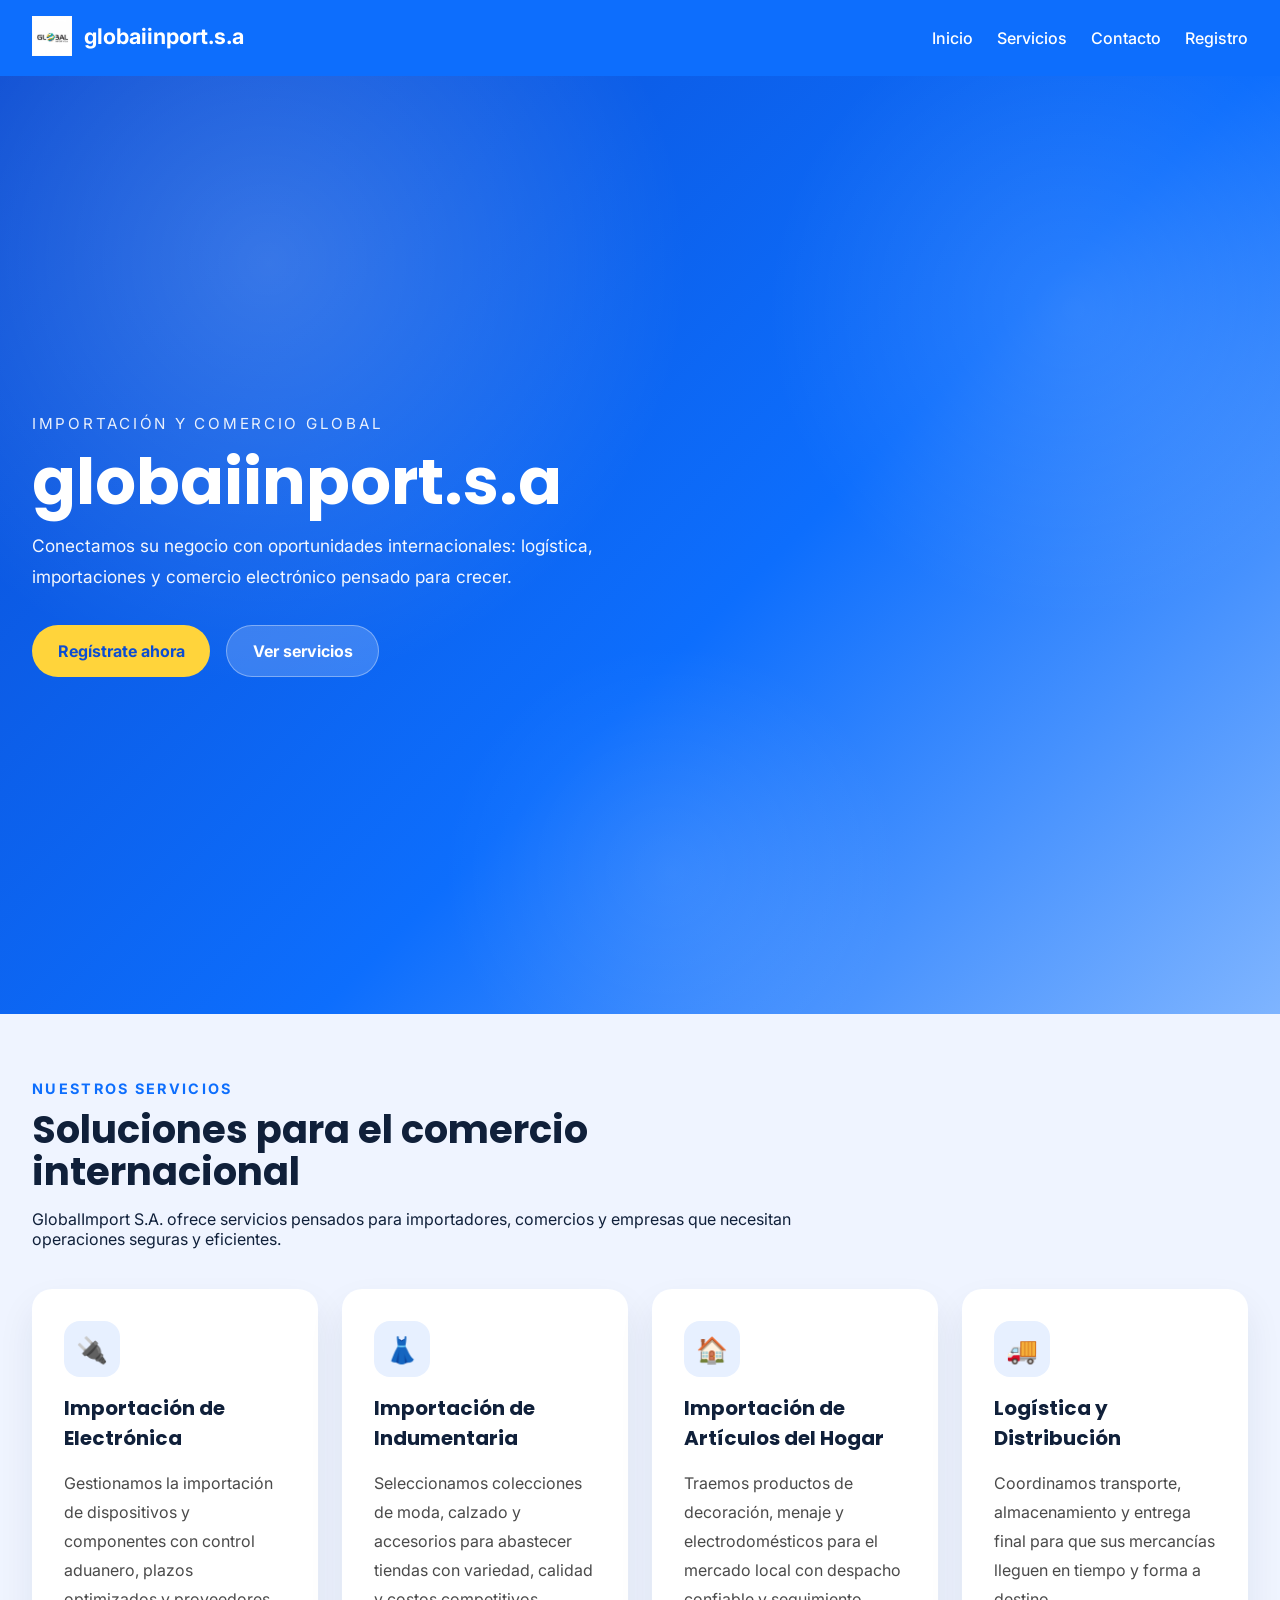
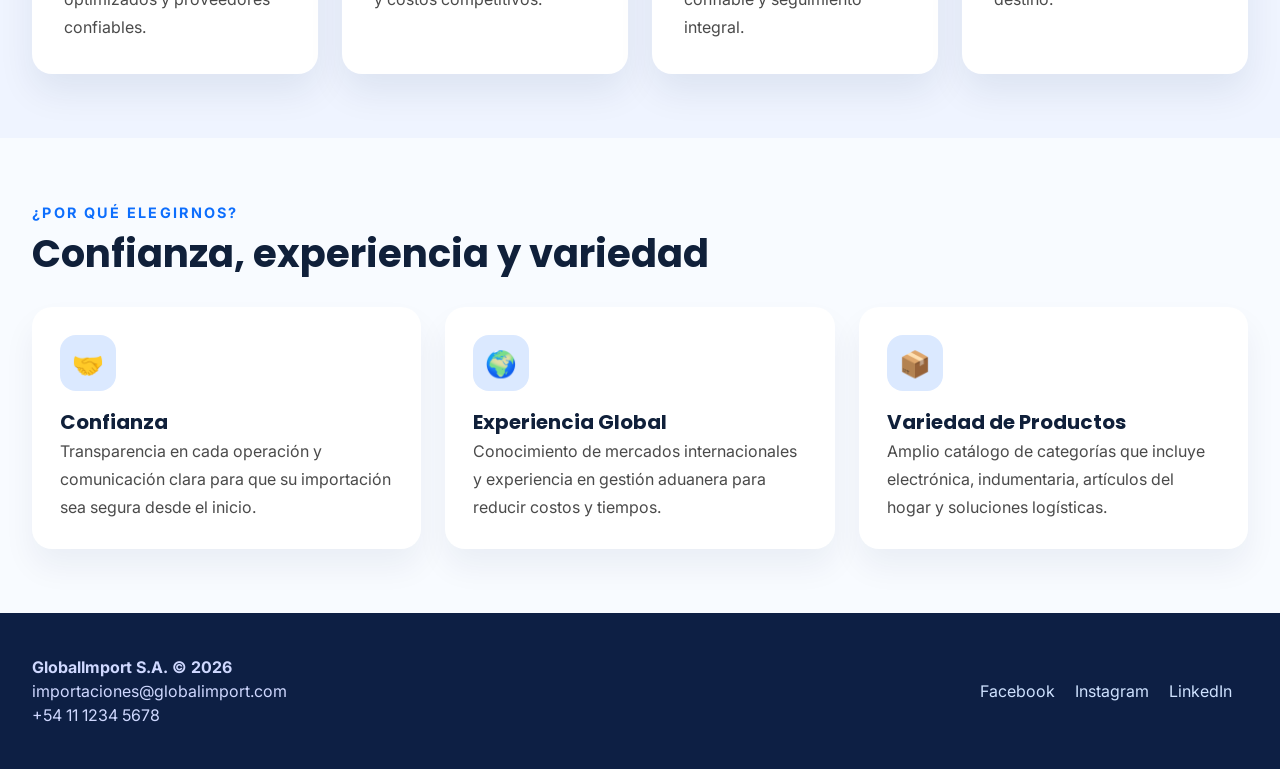
<file: index.html>
<!DOCTYPE html>
<html lang="en">
<head>
    <meta charset="UTF-8">
    <meta name="viewport" content="width=device-width, initial-scale=1.0">
    <title>globaiinport.s.a</title>
    <link rel="preconnect" href="https://fonts.googleapis.com">
    <link rel="preconnect" href="https://fonts.gstatic.com" crossorigin>
    <link href="https://fonts.googleapis.com/css2?family=Inter:wght@400;500;600;700&family=Poppins:wght@600;700&display=swap" rel="stylesheet">
    <link rel="stylesheet" href="styles.css">
</head>
<body>
    <header class="navbar">
        <div class="brand">
            <a href="index.html">
                <img src="assets/imagenes/logo.jpg" alt="Logo globaiinport.s.a" class="logo">
                globaiinport.s.a
            </a>
        </div>
        <nav class="nav-links">
            <a href="index.html">Inicio</a>
            <a href="#servicios">Servicios</a>
            <a href="#contacto">Contacto</a>
            <a href="registro.html">Registro</a>
        </nav>
    </header>

    <main>
        <section class="hero">
            <div class="hero-content">
                <span class="eyebrow">Importación y Comercio Global</span>
                <h1>globaiinport.s.a</h1>
                <p>Conectamos su negocio con oportunidades internacionales: logística, importaciones y comercio electrónico pensado para crecer.</p>
                <div class="hero-actions">
                    <a class="btn btn-primary" href="registro.html">Regístrate ahora</a>
                    <a class="btn btn-secondary" href="#servicios">Ver servicios</a>
                </div>
            </div>
        </section>

        <section id="servicios" class="services-section">
            <div class="section-header">
                <span class="section-label">Nuestros Servicios</span>
                <h2>Soluciones para el comercio internacional</h2>
                <p>GlobalImport S.A. ofrece servicios pensados para importadores, comercios y empresas que necesitan operaciones seguras y eficientes.</p>
            </div>

            <div class="services-grid">
                <article class="service-card">
                    <div class="service-icon">🔌</div>
                    <h3>Importación de Electrónica</h3>
                    <p>Gestionamos la importación de dispositivos y componentes con control aduanero, plazos optimizados y proveedores confiables.</p>
                </article>
                <article class="service-card">
                    <div class="service-icon">👗</div>
                    <h3>Importación de Indumentaria</h3>
                    <p>Seleccionamos colecciones de moda, calzado y accesorios para abastecer tiendas con variedad, calidad y costos competitivos.</p>
                </article>
                <article class="service-card">
                    <div class="service-icon">🏠</div>
                    <h3>Importación de Artículos del Hogar</h3>
                    <p>Traemos productos de decoración, menaje y electrodomésticos para el mercado local con despacho confiable y seguimiento integral.</p>
                </article>
                <article class="service-card">
                    <div class="service-icon">🚚</div>
                    <h3>Logística y Distribución</h3>
                    <p>Coordinamos transporte, almacenamiento y entrega final para que sus mercancías lleguen en tiempo y forma a destino.</p>
                </article>
            </div>
        </section>

        <section class="why-section">
            <div class="section-header">
                <span class="section-label">¿Por qué elegirnos?</span>
                <h2>Confianza, experiencia y variedad</h2>
            </div>

            <div class="why-grid">
                <div class="why-card">
                    <div class="why-icon">🤝</div>
                    <h3>Confianza</h3>
                    <p>Transparencia en cada operación y comunicación clara para que su importación sea segura desde el inicio.</p>
                </div>
                <div class="why-card">
                    <div class="why-icon">🌍</div>
                    <h3>Experiencia Global</h3>
                    <p>Conocimiento de mercados internacionales y experiencia en gestión aduanera para reducir costos y tiempos.</p>
                </div>
                <div class="why-card">
                    <div class="why-icon">📦</div>
                    <h3>Variedad de Productos</h3>
                    <p>Amplio catálogo de categorías que incluye electrónica, indumentaria, artículos del hogar y soluciones logísticas.</p>
                </div>
            </div>
        </section>
    </main>

    <footer class="site-footer" id="contacto">
        <div class="footer-content">
            <div class="footer-info">
                <p class="footer-brand">GlobalImport S.A. © 2026</p>
                <p>importaciones@globalimport.com</p>
                <p>+54 11 1234 5678</p>
            </div>
            <div class="footer-social">
                <a href="#">Facebook</a>
                <a href="#">Instagram</a>
                <a href="#">LinkedIn</a>
            </div>
        </div>
    </footer>
</body>
</html>
</file>
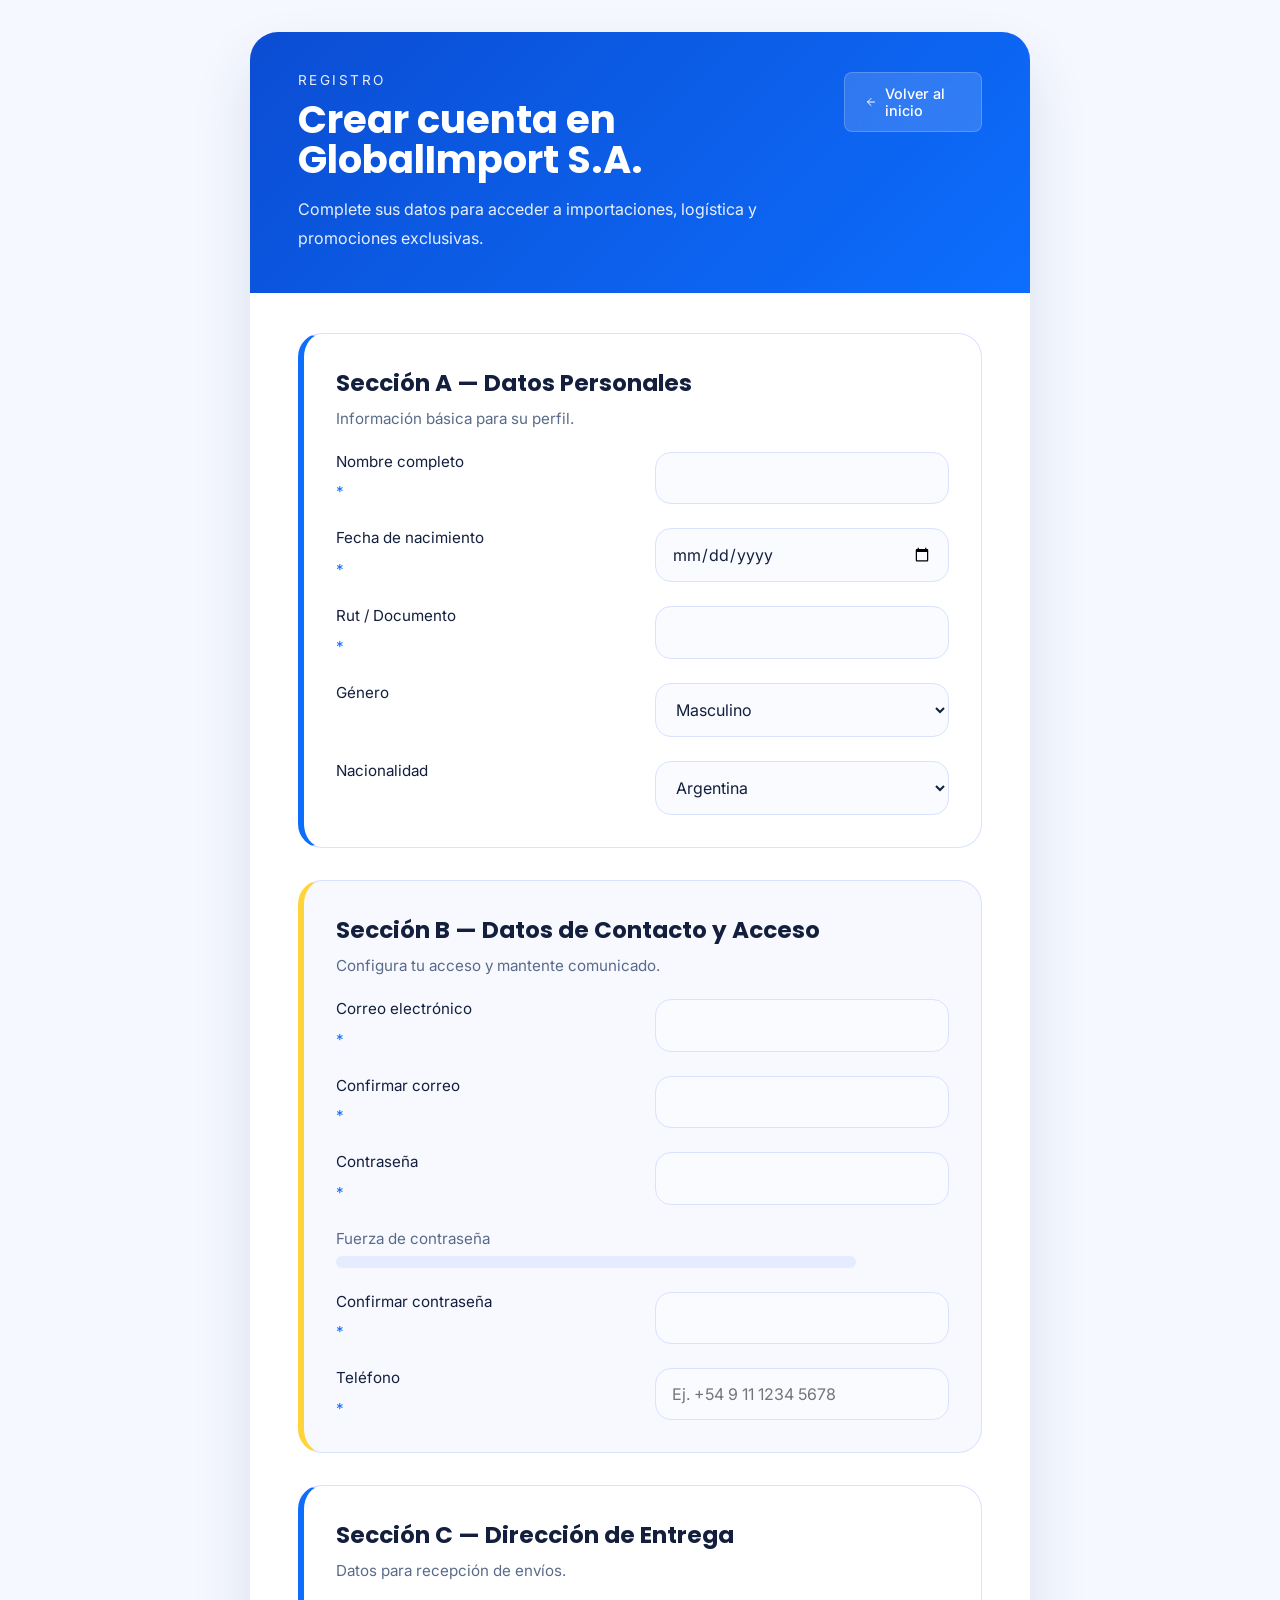
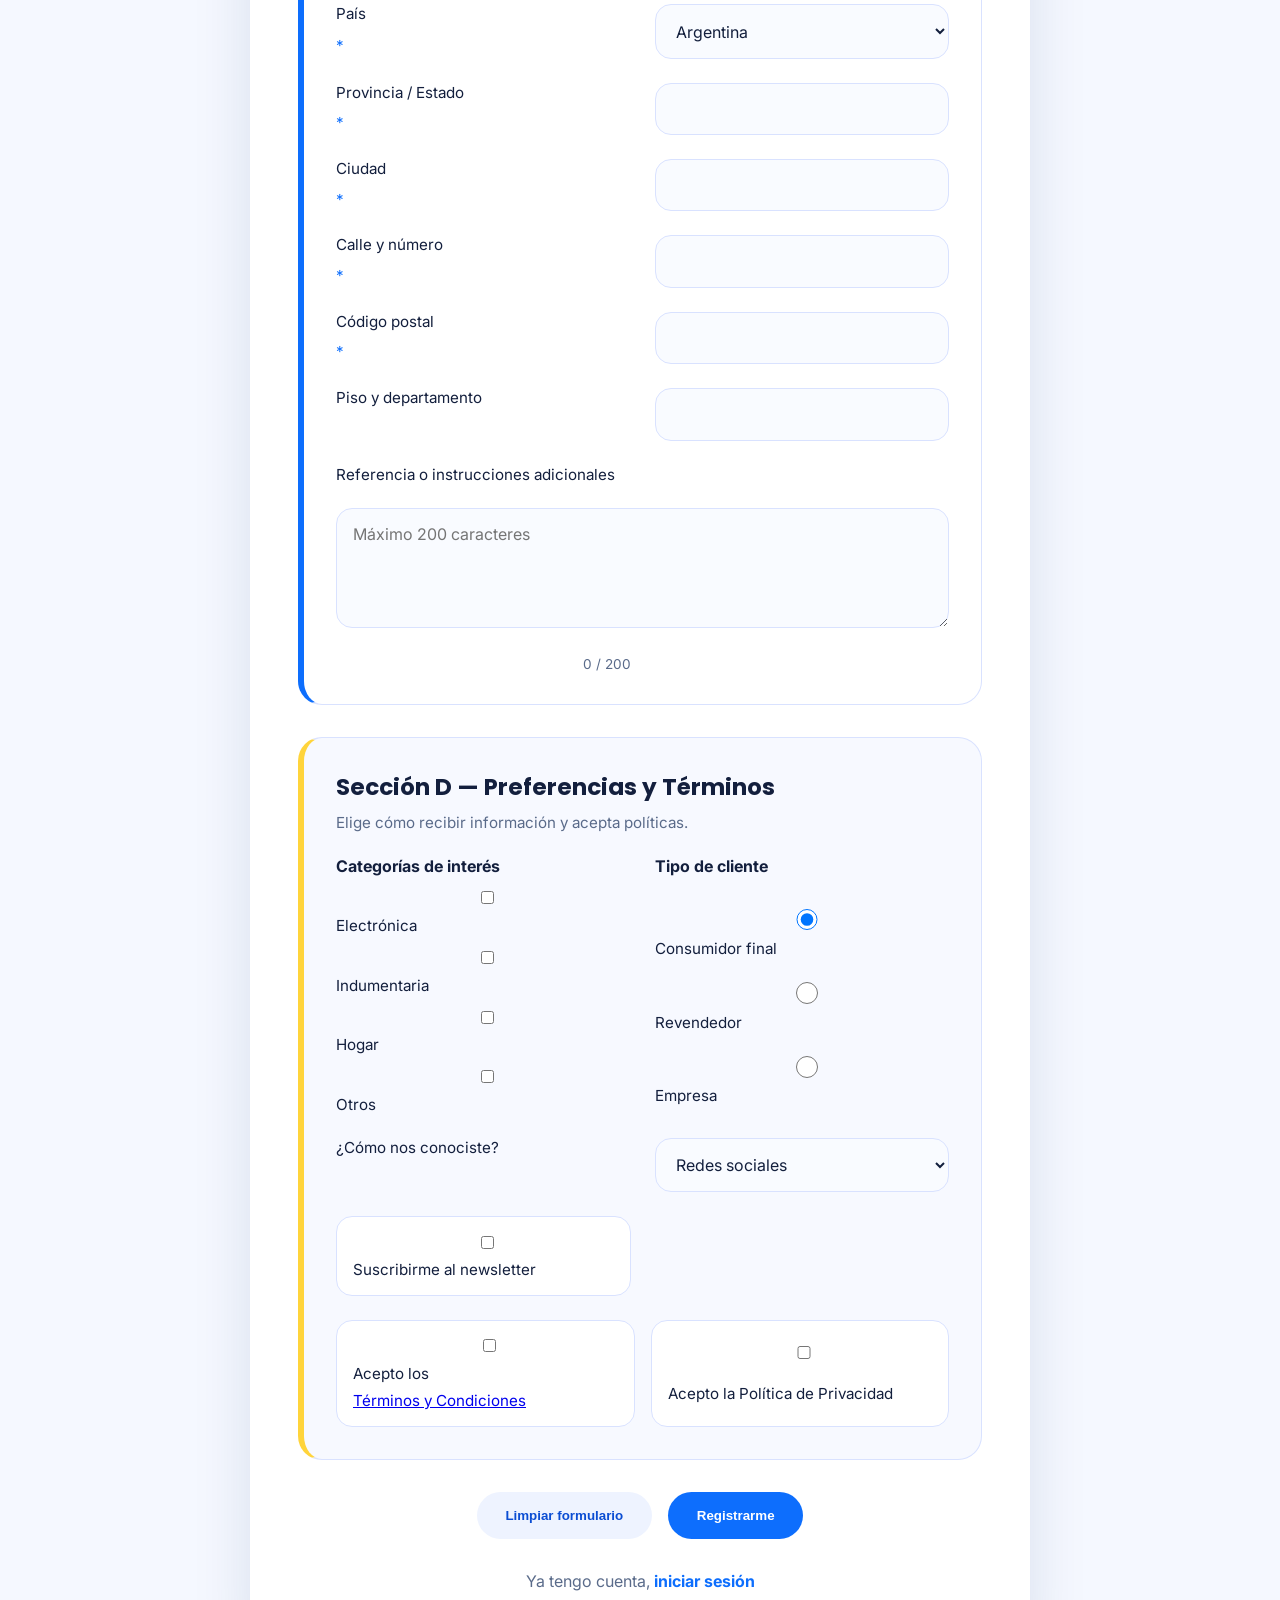
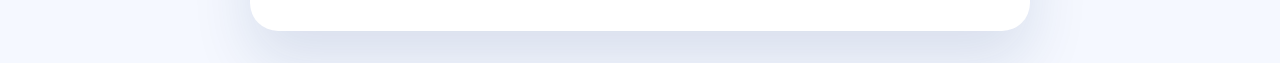
<file: registro.html>
﻿<!DOCTYPE html>
<html lang="es">
<head>
    <meta charset="UTF-8">
    <meta name="viewport" content="width=device-width, initial-scale=1.0">
    <title>Registro - GlobalImport S.A.</title>
    <link rel="preconnect" href="https://fonts.googleapis.com">
    <link rel="preconnect" href="https://fonts.gstatic.com" crossorigin>
    <link href="https://fonts.googleapis.com/css2?family=Inter:wght@400;500;600;700&family=Poppins:wght@600;700&display=swap" rel="stylesheet">
    <link rel="stylesheet" href="registro.css">
    <script src="validaciones.js" defer></script>
</head>
<body>
    <main class="form-page">
        <div class="form-shell">
            <header class="form-header">
                <div>
                    <p class="eyebrow">Registro</p>
                    <h1>Crear cuenta en GlobalImport S.A.</h1>
                    <p class="intro">Complete sus datos para acceder a importaciones, logística y promociones exclusivas.</p>
                </div>
                <a href="index.html" class="btn btn-secondary btn-back" title="Volver a la página principal">
                    <svg width="16" height="16" viewBox="0 0 24 24" fill="none" stroke="currentColor" stroke-width="2" stroke-linecap="round" stroke-linejoin="round">
                        <path d="M19 12H5M12 19l-7-7 7-7"/>
                    </svg>
                    Volver al inicio
                </a>
            </header>

            <form class="registration-form" action="#" method="post">
                <section class="form-section">
                    <div class="section-title">
                        <h2>Sección A — Datos Personales</h2>
                        <span>Información básica para su perfil.</span>
                    </div>

                    <div class="field-grid">
                        <label for="nombre">
                            Nombre completo<span>*</span>
                        </label>
                        <input id="nombre" type="text" name="nombre" required>

                        <label for="nacimiento">
                            Fecha de nacimiento<span>*</span>
                        </label>
                        <input id="nacimiento" type="date" name="nacimiento" required>

                        <label for="documento">
                            Rut / Documento<span>*</span>
                        </label>
                        <input id="documento" type="text" name="documento" required>

                        <label for="genero">Género</label>
                        <select id="genero" name="genero">
                            <option value="Masculino">Masculino</option>
                            <option value="Femenino">Femenino</option>
                            <option value="No binario">No binario</option>
                            <option value="Prefiero no decir">Prefiero no decir</option>
                        </select>

                        <label for="nacionalidad">Nacionalidad</label>
                        <select id="nacionalidad" name="nacionalidad">
                            <option value="Argentina">Argentina</option>
                            <option value="Brasil">Brasil</option>
                            <option value="Chile">Chile</option>
                            <option value="Uruguay">Uruguay</option>
                            <option value="Estados Unidos">Estados Unidos</option>
                            <option value="España">España</option>
                            <option value="China">China</option>
                            <option value="Italia">Italia</option>
                        </select>
                    </div>
                </section>

                <section class="form-section alternate-bg">
                    <div class="section-title">
                        <h2>Sección B — Datos de Contacto y Acceso</h2>
                        <span>Configura tu acceso y mantente comunicado.</span>
                    </div>

                    <div class="field-grid">
                        <label for="email">Correo electrónico<span>*</span></label>
                        <input id="email" type="email" name="email" required>

                        <label for="email-confirm">Confirmar correo<span>*</span></label>
                        <input id="email-confirm" type="email" name="email-confirm" required>

                        <label for="password">Contraseña<span>*</span></label>
                        <input id="password" type="password" name="password" required>

                        <div class="password-strength">
                            <span>Fuerza de contraseña</span>
                            <div class="strength-bar">
                                <span></span>
                            </div>
                        </div>

                        <label for="password-confirm">Confirmar contraseña<span>*</span></label>
                        <input id="password-confirm" type="password" name="password-confirm" required>

                        <label for="telefono">Teléfono<span>*</span></label>
                        <input id="telefono" type="tel" name="telefono" placeholder="Ej. +54 9 11 1234 5678" required>
                    </div>
                </section>

                <section class="form-section">
                    <div class="section-title">
                        <h2>Sección C — Dirección de Entrega</h2>
                        <span>Datos para recepción de envíos.</span>
                    </div>

                    <div class="field-grid">
                        <label for="pais">País<span>*</span></label>
                        <select id="pais" name="pais" required>
                            <option value="Argentina">Argentina</option>
                            <option value="Brasil">Brasil</option>
                            <option value="Chile">Chile</option>
                            <option value="Uruguay">Uruguay</option>
                            <option value="México">México</option>
                            <option value="España">España</option>
                        </select>

                        <label for="provincia">Provincia / Estado<span>*</span></label>
                        <input id="provincia" type="text" name="provincia" required>

                        <label for="ciudad">Ciudad<span>*</span></label>
                        <input id="ciudad" type="text" name="ciudad" required>

                        <label for="calle">Calle y número<span>*</span></label>
                        <input id="calle" type="text" name="calle" required>

                        <label for="codigo-postal">Código postal<span>*</span></label>
                        <input id="codigo-postal" type="text" name="codigo-postal" required>

                        <label for="piso">Piso y departamento</label>
                        <input id="piso" type="text" name="piso">

                        <label for="referencia" class="full-width">Referencia o instrucciones adicionales</label>
                        <textarea id="referencia" name="referencia" class="full-width" maxlength="200" placeholder="Máximo 200 caracteres"></textarea>                        <span class="char-counter">0 / 200</span>                    </div>
                </section>

                <section class="form-section alternate-bg">
                    <div class="section-title">
                        <h2>Sección D — Preferencias y Términos</h2>
                        <span>Elige cómo recibir información y acepta políticas.</span>
                    </div>

                    <div class="field-grid field-grid-checks">
                        <div class="check-group" id="intereses-group">
                            <p>Categorías de interés</p>
                            <label><input type="checkbox" name="interes" value="Electrónica"> Electrónica</label>
                            <label><input type="checkbox" name="interes" value="Indumentaria"> Indumentaria</label>
                            <label><input type="checkbox" name="interes" value="Hogar"> Hogar</label>
                            <label><input type="checkbox" name="interes" value="Otros"> Otros</label>
                        </div>

                        <div class="check-group" id="tipo-cliente-group">
                            <p>Tipo de cliente</p>
                            <label><input type="radio" name="tipo-cliente" value="Consumidor final" checked> Consumidor final</label>
                            <label><input type="radio" name="tipo-cliente" value="Revendedor"> Revendedor</label>
                            <label><input type="radio" name="tipo-cliente" value="Empresa"> Empresa</label>
                        </div>

                        <label for="conociste">¿Cómo nos conociste?</label>
                        <select id="conociste" name="conociste">
                            <option value="Redes sociales">Redes sociales</option>
                            <option value="Recomendación">Recomendación</option>
                            <option value="Búsqueda web">Búsqueda web</option>
                            <option value="Publicidad">Publicidad</option>
                            <option value="Otro">Otro</option>
                        </select>

                        <label class="checkbox-inline">
                            <input type="checkbox" name="newsletter"> Suscribirme al newsletter
                        </label>
                    </div>

                    <div class="field-grid field-grid-terms">
                        <label class="checkbox-inline">
                            <input id="terminos" type="checkbox" name="terminos" required> Acepto los <a href="#">Términos y Condiciones</a>
                        </label>
                        <label class="checkbox-inline">
                            <input id="privacidad" type="checkbox" name="privacidad" required> Acepto la Política de Privacidad
                        </label>
                    </div>
                </section>

                <div class="form-actions">
                    <button type="reset" class="btn btn-secondary">Limpiar formulario</button>
                    <button type="submit" class="btn btn-primary">Registrarme</button>
                </div>

                <p class="login-link">Ya tengo cuenta, <a href="#">iniciar sesión</a></p>
            </form>

            <div class="success-message" id="success-message">
                <h2>¡Registro exitoso!</h2>
                <p id="success-text">Bienvenido a GlobalImport S.A. Hemos registrado tu cuenta correctamente.</p>
                <a href="index.html" class="btn btn-primary">Volver al inicio</a>
            </div>
        </div>
    </main>
</body>
</html>
</file>
<file: styles.css>
:root {
    --color-bg: #eff4ff;
    --color-surface: #ffffff;
    --color-primary: #0d6efd;
    --color-primary-dark: #0b4dd3;
    --color-accent: #ffd43b;
    --color-text: #10203a;
    --color-muted: #5b6a82;
    --color-card: #ffffff;
    --color-soft: #eef4ff;
    --font-body: 'Inter', sans-serif;
    --font-heading: 'Poppins', sans-serif;
}

body {
    margin: 0;
    padding: 0;
    font-family: var(--font-body);
    color: var(--color-text);
    background-color: var(--color-bg);
}

.navbar {
    display: flex;
    align-items: center;
    justify-content: space-between;
    padding: 1rem 2rem;
    background-color: #0d6efd;
    color: white;
}

.brand a {
    color: white;
    text-decoration: none;
    font-size: 1.35rem;
    font-weight: 700;
    display: inline-flex;
    align-items: center;
    gap: 0.75rem;
}

.logo {
    height: 40px;
    width: auto;
    display: block;
}

.nav-links {
    display: flex;
    gap: 1.5rem;
    align-items: center;
}

.nav-links a {
    color: white;
    text-decoration: none;
    font-weight: 500;
    transition: color 0.2s ease;
}

.nav-links a:hover {
    color: #cfe2ff;
}

.hero {
    position: relative;
    width: 100%;
    min-height: calc(100vh - 90px);
    display: flex;
    align-items: center;
    padding: 4rem 2rem;
    background: linear-gradient(135deg, var(--color-primary-dark) 0%, var(--color-primary) 55%, #86b9ff 100%);
    color: white;
    overflow: hidden;
}

.hero::before {
    content: "";
    position: absolute;
    inset: 0;
    background: radial-gradient(circle at 20% 20%, rgba(255,255,255,0.18), transparent 32%),
                radial-gradient(circle at 80% 25%, rgba(255,255,255,0.12), transparent 24%),
                radial-gradient(circle at 50% 85%, rgba(255,255,255,0.08), transparent 22%);
    pointer-events: none;
}

.hero-content {
    position: relative;
    z-index: 1;
    max-width: 720px;
}

.eyebrow {
    display: inline-block;
    margin-bottom: 1rem;
    font-size: 0.95rem;
    letter-spacing: 0.18em;
    text-transform: uppercase;
    opacity: 0.9;
}

.hero h1 {
    margin: 0 0 1rem;
    font-family: 'Poppins', sans-serif;
    font-size: clamp(2.8rem, 5vw, 4.5rem);
    line-height: 1.02;
}

.hero p {
    margin: 0 0 2rem;
    max-width: 38rem;
    font-size: 1.08rem;
    line-height: 1.8;
    opacity: 0.95;
}

.hero-actions {
    display: flex;
    flex-wrap: wrap;
    gap: 1rem;
}

.btn {
    display: inline-flex;
    align-items: center;
    justify-content: center;
    padding: 0.95rem 1.6rem;
    border-radius: 999px;
    text-decoration: none;
    font-weight: 700;
    transition: transform 0.2s ease, box-shadow 0.2s ease;
}

.btn-primary {
    background-color: var(--color-accent);
    color: var(--color-primary-dark);
}

.btn-secondary {
    background: rgba(255,255,255,0.18);
    color: white;
    border: 1px solid rgba(255,255,255,0.35);
}

.btn:hover {
    transform: translateY(-2px);
    box-shadow: 0 14px 30px rgba(0, 0, 0, 0.14);
}

section {
    padding: 4rem 2rem;
}

.section-header {
    max-width: 760px;
}

.section-label {
    display: inline-block;
    margin-bottom: 0.75rem;
    color: var(--color-primary);
    font-size: 0.9rem;
    font-weight: 700;
    letter-spacing: 0.16em;
    text-transform: uppercase;
}

h2 {
    margin: 0 0 1rem;
    font-size: clamp(2rem, 3vw, 2.75rem);
    line-height: 1.1;
}

.services-grid {
    display: grid;
    grid-template-columns: repeat(auto-fit, minmax(240px, 1fr));
    gap: 1.5rem;
    margin-top: 2.5rem;
}

.service-card {
    background: var(--color-card);
    border-radius: 20px;
    box-shadow: 0 18px 36px rgba(15, 40, 80, 0.08);
    padding: 2rem;
    min-height: 260px;
    display: flex;
    flex-direction: column;
    gap: 1rem;
    transition: transform 0.25s ease, box-shadow 0.25s ease;
}

.service-card:hover {
    transform: translateY(-8px);
    box-shadow: 0 30px 60px rgba(15, 40, 80, 0.14);
}

.service-icon {
    width: 56px;
    height: 56px;
    display: grid;
    place-items: center;
    background: #e7f0ff;
    border-radius: 16px;
    font-size: 1.6rem;
}

.service-card h3,
.why-card h3 {
    margin: 0;
    font-family: var(--font-heading);
    font-size: 1.25rem;
}

.section-header h2 {
    margin: 0;
    font-family: var(--font-heading);
    font-size: clamp(2rem, 3vw, 2.75rem);
    line-height: 1.1;
}

.service-card p {
    margin: 0;
    color: #4a4a4a;
    line-height: 1.8;
}

.why-section {
    background: #f8fbff;
}

.why-grid {
    display: grid;
    grid-template-columns: repeat(auto-fit, minmax(240px, 1fr));
    gap: 1.5rem;
    margin-top: 2rem;
}

.why-card {
    background: var(--color-card);
    border-radius: 20px;
    padding: 1.75rem;
    box-shadow: 0 18px 32px rgba(15, 40, 80, 0.06);
    transition: transform 0.25s ease, box-shadow 0.25s ease;
}

.why-card:hover {
    transform: translateY(-5px);
    box-shadow: 0 26px 48px rgba(15, 40, 80, 0.12);
}

.why-icon {
    width: 56px;
    height: 56px;
    display: grid;
    place-items: center;
    border-radius: 16px;
    background: #dbe9ff;
    font-size: 1.6rem;
    margin-bottom: 1rem;
}

.why-card p {
    margin: 0;
    color: #4a4a4a;
    line-height: 1.75;
}

.site-footer {
    background: #0d1f44;
    color: white;
}

.footer-content {
    display: flex;
    justify-content: space-between;
    align-items: center;
    gap: 2rem;
    padding: 2.5rem 2rem;
    flex-wrap: wrap;
}

.footer-brand {
    margin: 0 0 0.8rem;
    font-size: 1rem;
    font-weight: 700;
}

.footer-info p {
    margin: 0.25rem 0;
    color: #cfd8ff;
}

.footer-social a {
    display: inline-block;
    color: #cfe2ff;
    margin-right: 1rem;
    text-decoration: none;
}

.footer-social a:hover {
    color: white;
}

@media (max-width: 720px) {
    .navbar {
        flex-wrap: wrap;
        gap: 0.75rem;
        padding: 1rem 1rem;
    }

    .nav-links {
        width: 100%;
        justify-content: center;
        flex-wrap: wrap;
        gap: 1rem;
    }

    .brand {
        width: 100%;
        text-align: center;
    }
}
</file>
<file: registro.css>
:root {
    --color-bg: #f5f8ff;
    --color-surface: #ffffff;
    --color-border: #d9e2ff;
    --color-primary: #0d6efd;
    --color-primary-dark: #0b4dd3;
    --color-accent: #ffd43b;
    --color-text: #131f3d;
    --color-muted: #5a6b8a;
    --font-body: 'Inter', sans-serif;
    --font-heading: 'Poppins', sans-serif;
}

* {
    box-sizing: border-box;
}

body {
    margin: 0;
    font-family: var(--font-body);
    background-color: var(--color-bg);
    color: var(--color-text);
}

.form-page {
    min-height: 100vh;
    padding: 2rem;
    display: flex;
    justify-content: center;
    align-items: flex-start;
}

.form-shell {
    width: min(780px, 100%);
    max-width: 780px;
    background: var(--color-surface);
    border-radius: 28px;
    box-shadow: 0 30px 60px rgba(17, 46, 105, 0.12);
    overflow: hidden;
}

.form-section {
    padding: 2rem;
    border-radius: 24px;
    background: var(--color-surface);
    border: 1px solid var(--color-border);
    border-left: 6px solid var(--color-primary);
}

.alternate-bg {
    background: #f7f9ff;
    border-left-color: var(--color-accent);
}

.field-grid input:focus,
.field-grid select:focus,
.field-grid textarea:focus {
    outline: none;
    border-color: var(--color-primary-dark);
    box-shadow: 0 0 0 4px rgba(13, 110, 253, 0.12);
}

.input-error {
    border-color: #d93025 !important;
}

.input-error:focus {
    box-shadow: 0 0 0 4px rgba(217, 48, 37, 0.16);
}

.input-error.checkbox-inline {
    border-color: #d93025 !important;
}

.campo-error {
    border-color: #d93025 !important;
    background-color: rgba(217, 48, 37, 0.05);
}

.campo-error:focus {
    box-shadow: 0 0 0 4px rgba(217, 48, 37, 0.16);
}

.campo-ok {
    border-color: #28a745 !important;
    background-color: rgba(40, 167, 69, 0.05);
}

.campo-ok:focus {
    box-shadow: 0 0 0 4px rgba(40, 167, 69, 0.16);
}

.error-message {
    display: block;
    color: #d93025;
    font-size: 0.85rem;
    margin-top: 0.25rem;
    font-weight: 500;
}

.success-message {
    display: none;
    text-align: center;
    padding: 3rem 2rem;
    background: linear-gradient(135deg, var(--color-primary), var(--color-primary-dark));
    color: white;
    border-radius: 12px;
    margin-top: 2rem;
}

.success-message.show {
    display: block;
}

.success-message h2 {
    margin: 0 0 1rem;
    font-size: 2rem;
    font-family: var(--font-heading);
}

.success-message p {
    margin: 0 0 2rem;
    opacity: 0.9;
    font-size: 1.1rem;
}

.form-header {
    padding: 2.5rem 3rem;
    background: linear-gradient(135deg, var(--color-primary-dark), var(--color-primary));
    color: white;
    display: flex;
    justify-content: space-between;
    align-items: flex-start;
    gap: 2rem;
}

.form-header .eyebrow {
    margin: 0 0 0.75rem;
    font-size: 0.85rem;
    text-transform: uppercase;
    letter-spacing: 0.18em;
    opacity: 0.9;
}

.form-header h1 {
    margin: 0;
    font-family: var(--font-heading);
    font-size: clamp(2rem, 3vw, 2.8rem);
    line-height: 1.05;
}

.form-header .intro {
    margin: 0.9rem 0 0;
    color: rgba(255,255,255,0.9);
    max-width: 680px;
    line-height: 1.8;
}

.registration-form {
    padding: 2.5rem 3rem;
    display: grid;
    gap: 2rem;
}

.section-title h2 {
    margin: 0 0 0.5rem;
    font-family: var(--font-heading);
    font-size: 1.45rem;
}

.section-title span {
    color: var(--color-muted);
    font-size: 0.95rem;
}

.field-grid {
    display: grid;
    gap: 1.5rem;
    grid-template-columns: repeat(2, minmax(0, 1fr));
    margin-top: 1.5rem;
}

.field-grid label {
    display: grid;
    gap: 0.55rem;
    font-size: 0.95rem;
    color: var(--color-text);
}

.field-grid label span {
    color: var(--color-primary);
}

.field-grid input,
.field-grid select,
.field-grid textarea {
    width: 100%;
    padding: 0.95rem 1rem;
    border-radius: 16px;
    border: 1px solid var(--color-border);
    background: #f9fbff;
    color: var(--color-text);
    font: inherit;
}

.field-grid textarea {
    min-height: 120px;
    resize: vertical;
}

.full-width {
    grid-column: 1 / -1;
}

.char-counter {
    display: block;
    text-align: right;
    font-size: 0.85rem;
    color: var(--color-muted);
    margin-top: 0.25rem;
}

.error-message {
    display: block;
    color: #d93025;
    font-size: 0.85rem;
    margin-top: 0.25rem;
}

.check-group {
    display: grid;
    gap: 0.8rem;
}

.check-group p {
    margin: 0;
    font-weight: 700;
}

.checkbox-inline {
    display: flex;
    align-items: center;
    gap: 0.75rem;
    padding: 0.95rem 1rem;
    border-radius: 16px;
    border: 1px solid var(--color-border);
    background: var(--color-surface);
}

.checkbox-inline input {
    accent-color: var(--color-primary);
}

.password-strength {
    display: grid;
    gap: 0.5rem;
    max-width: 520px;
    grid-column: 1 / -1; /* Ocupa ambas columnas del grid */
}

.password-strength span {
    font-size: 0.95rem;
    color: var(--color-muted);
    transition: color 0.3s ease;
}

.strength-bar {
    height: 12px;
    border-radius: 999px;
    background: #e5ecff;
    overflow: hidden;
}

.strength-bar span {
    display: block;
    width: 0%;
    height: 100%;
    background: linear-gradient(90deg, #47d1a3, #0d6efd);
    transition: all 0.3s ease;
}

.field-grid-terms {
    display: grid;
    gap: 1rem;
}

.form-actions {
    display: flex;
    justify-content: center;
    gap: 1rem;
    flex-wrap: wrap;
}

.btn {
    border: none;
    border-radius: 999px;
    padding: 1rem 1.8rem;
    font-weight: 700;
    cursor: pointer;
    transition: transform 0.2s ease, box-shadow 0.2s ease;
}

.btn-primary {
    background: var(--color-primary);
    color: white;
}

.btn-secondary {
    background: #eef3ff;
    color: var(--color-primary-dark);
}

.btn:hover {
    transform: translateY(-2px);
    box-shadow: 0 14px 35px rgba(13, 109, 253, 0.18);
}

.btn-back {
    align-self: flex-start;
    padding: 0.75rem 1.25rem;
    font-size: 0.9rem;
    margin-top: 0;
    background: rgba(255, 255, 255, 0.15);
    backdrop-filter: blur(10px);
    border: 1px solid rgba(255, 255, 255, 0.2);
    color: white;
    display: flex;
    align-items: center;
    gap: 0.5rem;
    border-radius: 8px;
    transition: all 0.3s ease;
    font-weight: 500;
    text-decoration: none;
}

.btn-back:hover {
    background: rgba(255, 255, 255, 0.25);
    border-color: rgba(255, 255, 255, 0.4);
    transform: translateY(-2px);
    box-shadow: 0 8px 25px rgba(0, 0, 0, 0.15);
}

.btn-back svg {
    transition: transform 0.3s ease;
}

.btn-back:hover svg {
    transform: translateX(-2px);
}

.login-link {
    text-align: center;
    color: var(--color-muted);
    margin: 0;
}

.login-link a {
    color: var(--color-primary);
    text-decoration: none;
    font-weight: 700;
}

.login-link a:hover {
    text-decoration: underline;
}

@media (max-width: 900px) {
    .field-grid {
        grid-template-columns: 1fr;
    }

    .form-shell {
        width: 100%;
    }

    .form-header,
    .registration-form {
        padding-left: 1.5rem;
        padding-right: 1.5rem;
    }

    .btn-back {
        padding: 0.6rem 1rem;
        font-size: 0.85rem;
    }
}

@media (max-width: 600px) {
    .form-page {
        padding: 1rem;
    }

    .form-header,
    .registration-form {
        padding-left: 1rem;
        padding-right: 1rem;
    }

    .btn-back {
        padding: 0.5rem 0.75rem;
        font-size: 0.8rem;
        margin-top: 0.5rem;
    }

    .form-header {
        flex-direction: column;
        align-items: stretch;
        gap: 1.5rem;
    }

    .btn-back {
        align-self: stretch;
        justify-content: center;
        max-width: 200px;
        margin: 0 auto;
    }
}
</file>
